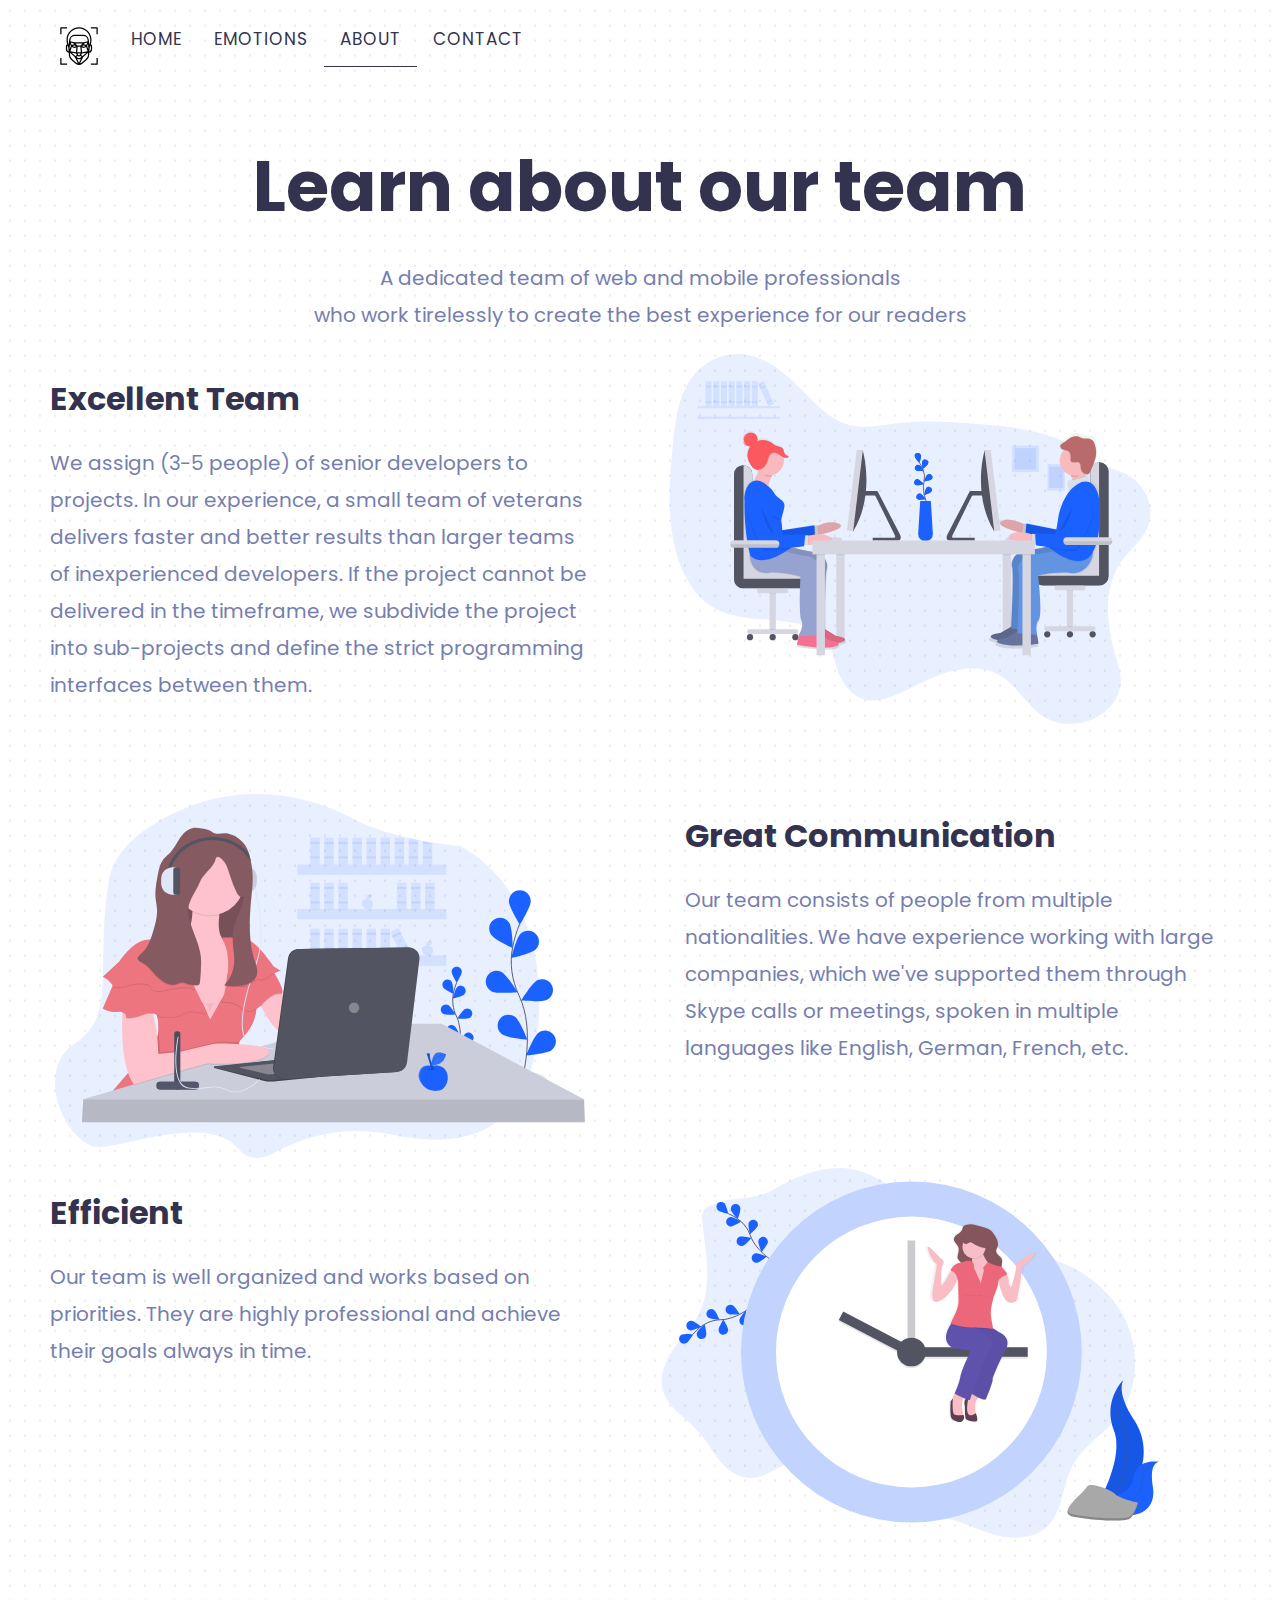
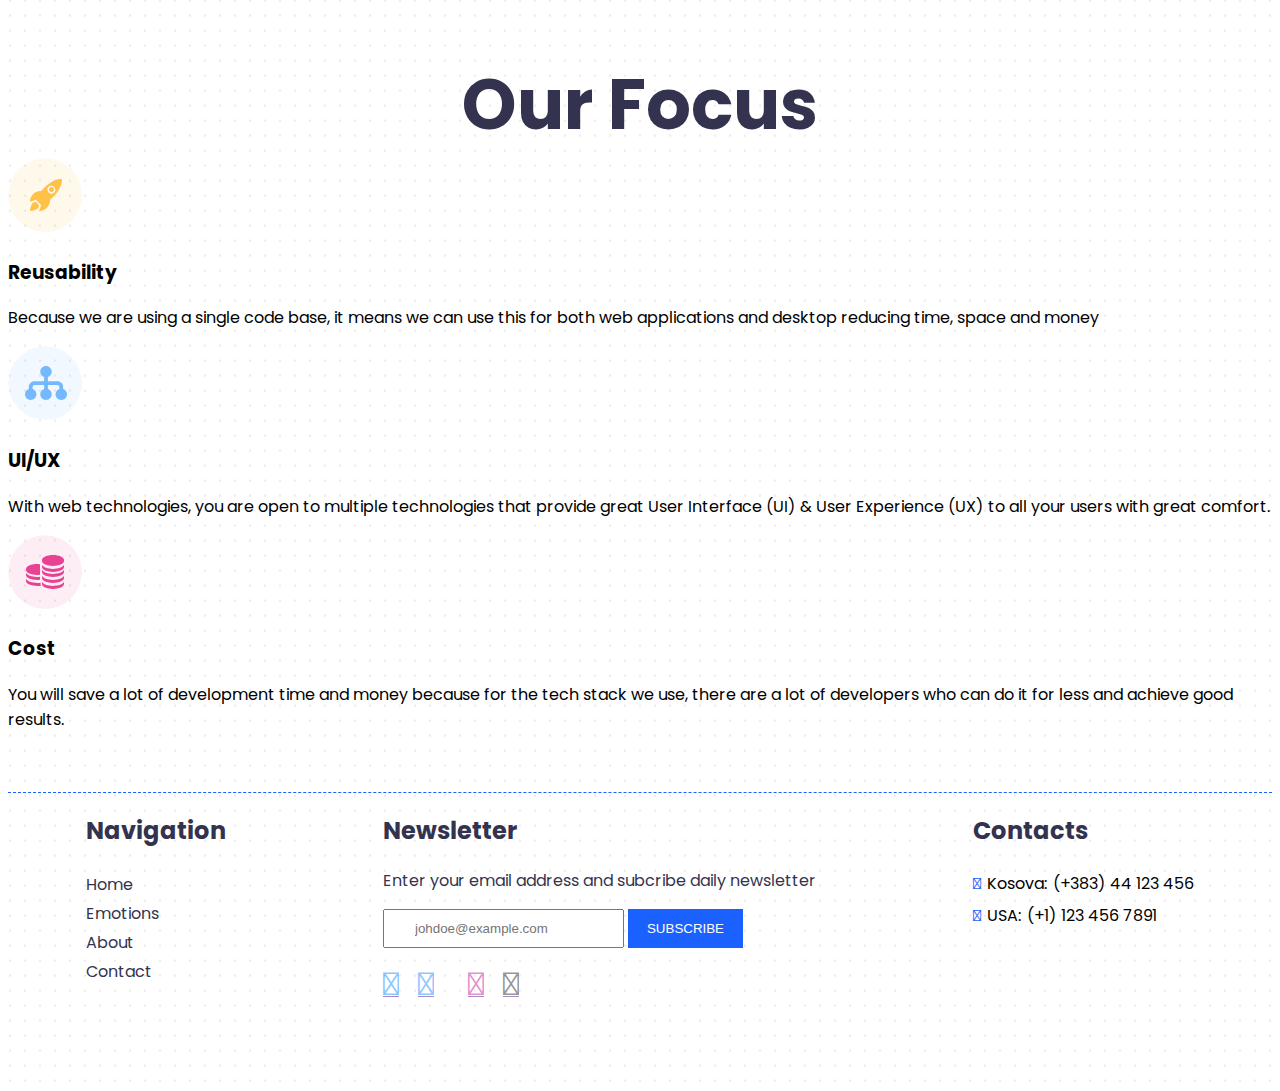
<file: about.html>
<!DOCTYPE html>
<html lang="en">
<head>
    <meta charset="UTF-8">
    <meta name="viewport" content="width=device-width, initial-scale=1.0">
    <link href="https://fonts.googleapis.com/css?family=Montserrat:400,800", rel="stylesheet">
    <link href="https://fonts.googleapis.com/css2?family=Poppins:wght@400;500;600;700&display=swap" rel="stylesheet">
    <link rel="stylesheet" href="https://cdnjs.cloudflare.com/ajax/libs/font-awesome/4.7.0/css/font-awesome.min.css">
    <link rel="stylesheet" href="https://use.fontawesome.com/releases/v5.8.2/css/all.css" integrity="sha384-oS3vJWv+0UjzBfQzYUhtDYW+Pj2yciDJxpsK1OYPAYjqT085Qq/1cq5FLXAZQ7Ay" crossorigin="anonymous">

    <link rel="stylesheet" href="style.css">
    <title>About</title>
    <script defer src="face-api.min.js"></script>
</head>

<body>
    <nav class="topnav" id="myTopnav">
        <a href="index.html"><img src="images/logo.svg" width="40px"></a>
        <a href="index.html">Home</a>
        <a href="emotions.html">Emotions</a>
        <!-- <a href="mission.html">Our mission</a> -->
        <a href="about.html" class="active">About</a>
        <a href="contact.html">Contact</a>

        <a href="javascript:void(0);" class="icon" onclick="myFunction()">
            <i class="fa fa-bars"></i>
        </a>
    </nav>


        <div class="about_slogan">
            <h1>Learn about our team</h1>
            <p class="paragraph_style">A dedicated team of web and mobile professionals <br> who work tirelessly to create the best experience for our readers</p>
        </div>
  
        <div class="grid_by_two">
            <div class="content_style_poppins item1">
               <h1>Excellent Team</h1>
               <p>
                We assign (3-5 people) of senior developers to projects. In our experience, a small team of veterans delivers faster and better results than larger teams of inexperienced developers. If the project cannot be delivered in the timeframe, we subdivide the project into sub-projects and define the strict programming interfaces between them.
               </p>
            </div>
            <div class="item2">
                <img alt="happy people" class="responsive_image" src="images/team2.svg" width="530px" height="370px">
           </div>
  
        </div>
  
        <div class="grid_by_two_reversed">
          <div>
              <img alt="conversation" class="responsive_image" src="images/support.svg" width="530px" height="370px">
         </div>
          <div class="content_style_poppins">
             <h1>Great Communication</h1>
             <p>
                Our team consists of people from multiple nationalities. 
                We have experience working with large companies,
                 which we've supported them through Skype calls or meetings, 
                 spoken in multiple languages like English, German, French, etc.
             </p>
          </div>
      </div>

      <div class="grid_by_two">
        <div class="content_style_poppins item1">
           <h1>Efficient</h1>
           <p>
                Our team is well organized and works based on priorities. They are highly professional and achieve their goals always in time.
           </p>
        </div>
        <div class="item2">
            <img alt="happy people" class="responsive_image" src="images/timezone.svg" width="530px" height="370px">
       </div>

    </div>

    <div class="about_slogan">
        <h1>Our Focus</h1>
    </div>
        
    <div class="table_row">
        <div class="table_shelve">
            <div class="tile quote">
                <div class="box-icon">
                    <img src="images/icon-seo-opt.svg" alt="rocket optimization">
                </div>
                <h3>Reusability</h3>
                <p>Because we are using a single code base, it means we can use this for both web applications and desktop reducing time, space and money<br></p>
            </div>

            <div class="tile quote">
                <div class="box-icon">
                    <img src="images/ux2.svg" alt="ux ui">
                </div>
                <h3>UI/UX</h3>
                <p>With web technologies, you are open to multiple technologies that provide great User Interface (UI) & User Experience (UX) to all your users with great comfort.</p>
            </div>

            <div class="tile quote">
                <div class="box-icon">
                    <img src="images/cost.svg" alt="cost money">
                </div>
                <h3>Cost</h3>
                <p>You will save a lot of development time and money because for the tech stack we use, there are a lot of developers who can do it for less and achieve good results.</p>
            </div>
        </div>
    </div>

      
    


    <footer class="footer">
        <div class="fitem-1">
            <h2>Navigation</h2>
            <div class="footer-nav">
                <ul>
                    <li><a href="index.html">Home</a></li>
                    <li><a href="emotions.html">Emotions</a></li>
                    <!-- <li><a href="mission.html">Our mission</a></li> -->
                    <li><a href="about.html">About</a></li>
                    <li><a href="contact.html">Contact</a></li>
  
                </ul>
            </div>
        </div>

      <div class="fitem-2">
              <h2>Newsletter</h2>
              <div class"newsletter">
                  <p>Enter your email address and subcribe daily newsletter</p>
                  <form method="post">
                      <input class="email-form"type="email" placeholder="johdoe@example.com">
                      <button class="submit-button"type="submit" data-validation="required email">Subscribe</button>
                  </form>
              </div>
  
              <div class="social">
                  <a href=""><i class="fab fcolor fa-facebook fa-2x"></i></a>
                  <a href=""><i class="fab tcolor fa-twitter fa-2x"></i></a>
                  <a href=""><i class="fab licolor fa-linkedin-in fa-2x"></i></a>
                  <a href=""><i class="fab instcolor fa-instagram fa-2x"></i></a>
                  <a href=""><i class="fab mediumcolor fa-medium fa-2x"></i></a>
                  
              </div>
  
          </div>

          <div class="fitem-3">
            <h2>Contacts</h2>
            <div class="our-app">
                <div class="android-app">
                    <i class="fas fa-phone"></i>
                    <p style="text-align: center"><span>Kosova:</span>(+383) 44 123 456</p>
                </div>

                <div class="android-app">
                    <i class="fas fa-phone"></i>
                    <p style="text-align: center"><span>USA:</span>(+1) 123 456 7891</p>
                </div>


            </div>

        </div>


    </footer>  <!--footer ends here-->

</body>
</html>
</file>
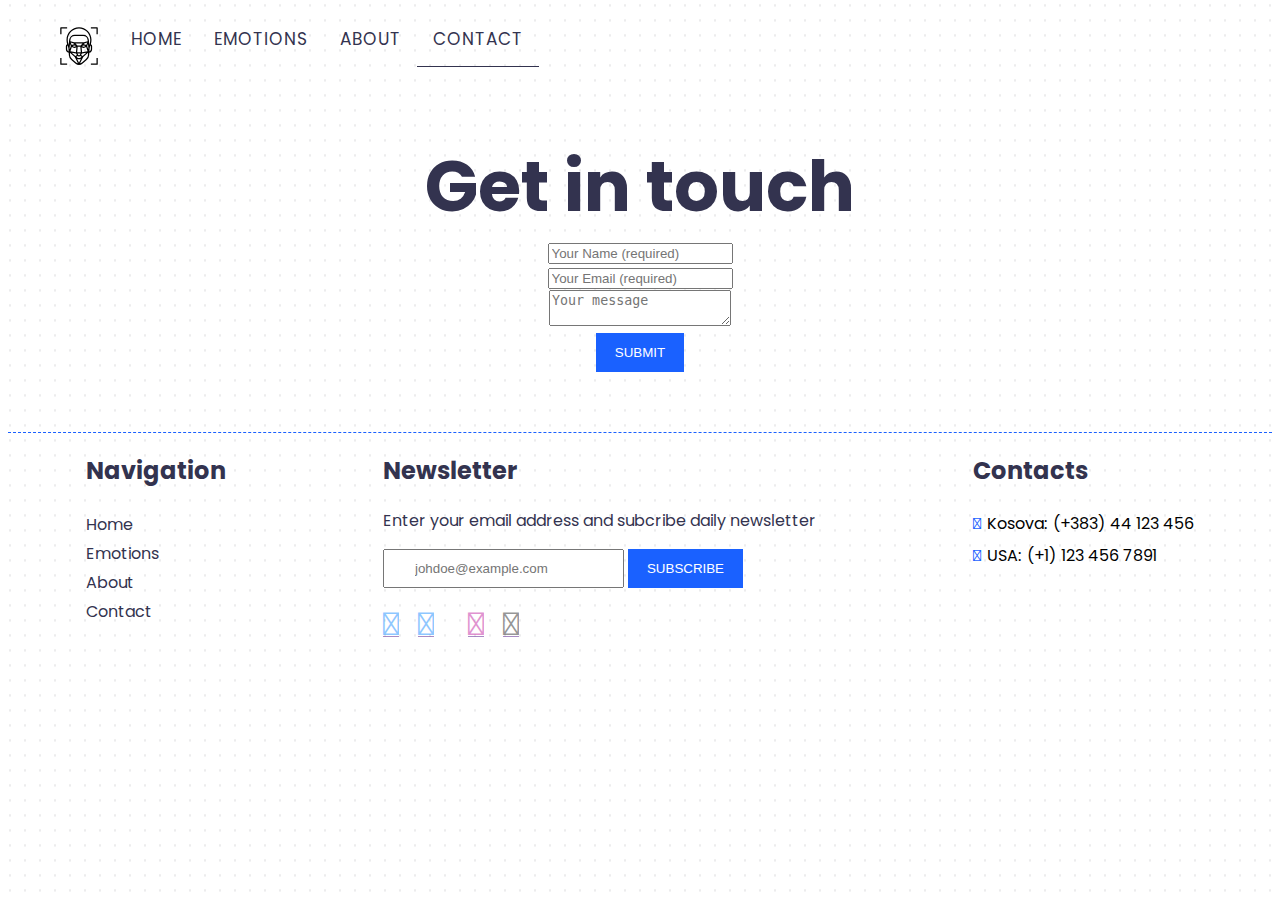
<file: contact.html>
<!DOCTYPE html>
<html lang="en">
<head>
    <meta charset="UTF-8">
    <meta name="viewport" content="width=device-width, initial-scale=1.0">
    <link href="https://fonts.googleapis.com/css?family=Montserrat:400,800", rel="stylesheet">
    <link href="https://fonts.googleapis.com/css2?family=Poppins:wght@400;500;600;700&display=swap" rel="stylesheet">
    <link rel="stylesheet" href="https://cdnjs.cloudflare.com/ajax/libs/font-awesome/4.7.0/css/font-awesome.min.css">
    <link rel="stylesheet" href="https://use.fontawesome.com/releases/v5.8.2/css/all.css" integrity="sha384-oS3vJWv+0UjzBfQzYUhtDYW+Pj2yciDJxpsK1OYPAYjqT085Qq/1cq5FLXAZQ7Ay" crossorigin="anonymous">


    <link rel="stylesheet" href="style.css">
    <title>Emotions</title>
    <script defer src="face-api.min.js"></script>
</head>

<body>
    <nav class="topnav" id="myTopnav">
        <a href="index.html"><img src="images/logo.svg" width="40px" alt="logo"></a>
        <a href="index.html">Home</a>
        <a href="emotions.html">Emotions</a>
        <!-- <a href="mission.html">Our mission</a> -->
        <a href="about.html">About</a>
        <a href="contact.html" class="active">Contact</a>

        <a href="javascript:void(0);" class="icon" onclick="myFunction()">
            <i class="fa fa-bars"></i>
        </a>
    </nav>
      
    <div style ="text-align:center" class="content">
        <div class="about_slogan">
            <h1>Get in touch</h1>
        </div>
        <form role="form"  method="POST">
                <div class="form-group">
                    <input 
                        class="text1"
                        type="text" 
                        placeholder="Your Name (required)"
                        name="name" 
                        data-validation="custom" 
                        data-validation-regexp="^([a-zA-Z]+)$"
                        data-validation-error-msg="You did not enter a valid name"
                    >
                </div>
                <div class="form-group">
                    <input 
                        class="text1"
                        type="email" 
                        placeholder="Your Email (required)"
                        name="email" 
                        data-validation="required email"
                    >
                </div>
                <div class="form-group">
                    <textarea maxlength="150" name="message" class="text2" data-validation="required" placeholder="Your message" ></textarea>
                </div>

                <div class="form-group">
                    <button class="submit-button" type="submit" value="submit">Submit</button>
                </div>

            </form>

</div>

        
   

      
    


    <footer class="footer">
      <div class="fitem-1">
          <h2>Navigation</h2>
          <div class="footer-nav">
              <ul>
                  <li><a href="index.html">Home</a></li>
                  <li><a href="emotions.html">Emotions</a></li>
                  <!-- <li><a href="mission.html">Our mission</a></li> -->
                  <li><a href="about.html">About</a></li>
                  <li><a href="contact.html">Contact</a></li>

              </ul>
          </div>
      </div>

      <div class="fitem-2">
              <h2>Newsletter</h2>
              <div class"newsletter">
                  <p>Enter your email address and subcribe daily newsletter</p>
                  <form method="post">
                      <input class="email-form"type="email" placeholder="johdoe@example.com">
                      <button class="submit-button"type="submit" data-validation="required email">Subscribe</button>
                  </form>
              </div>
  
              <div class="social">
                  <a href=""><i class="fab fcolor fa-facebook fa-2x"></i></a>
                  <a href=""><i class="fab tcolor fa-twitter fa-2x"></i></a>
                  <a href=""><i class="fab licolor fa-linkedin-in fa-2x"></i></a>
                  <a href=""><i class="fab instcolor fa-instagram fa-2x"></i></a>
                  <a href=""><i class="fab mediumcolor fa-medium fa-2x"></i></a>
                  
              </div>
  
          </div>

          <div class="fitem-3">
            <h2>Contacts</h2>
            <div class="our-app">
                <div class="android-app">
                    <i class="fas fa-phone"></i>
                    <p style="text-align: center"><span>Kosova:</span>(+383) 44 123 456</p>
                </div>

                <div class="android-app">
                    <i class="fas fa-phone"></i>
                    <p style="text-align: center"><span>USA:</span>(+1) 123 456 7891</p>
                </div>


            </div>

        </div>


    </footer>  <!--footer ends here-->

</body>
</html>
</file>
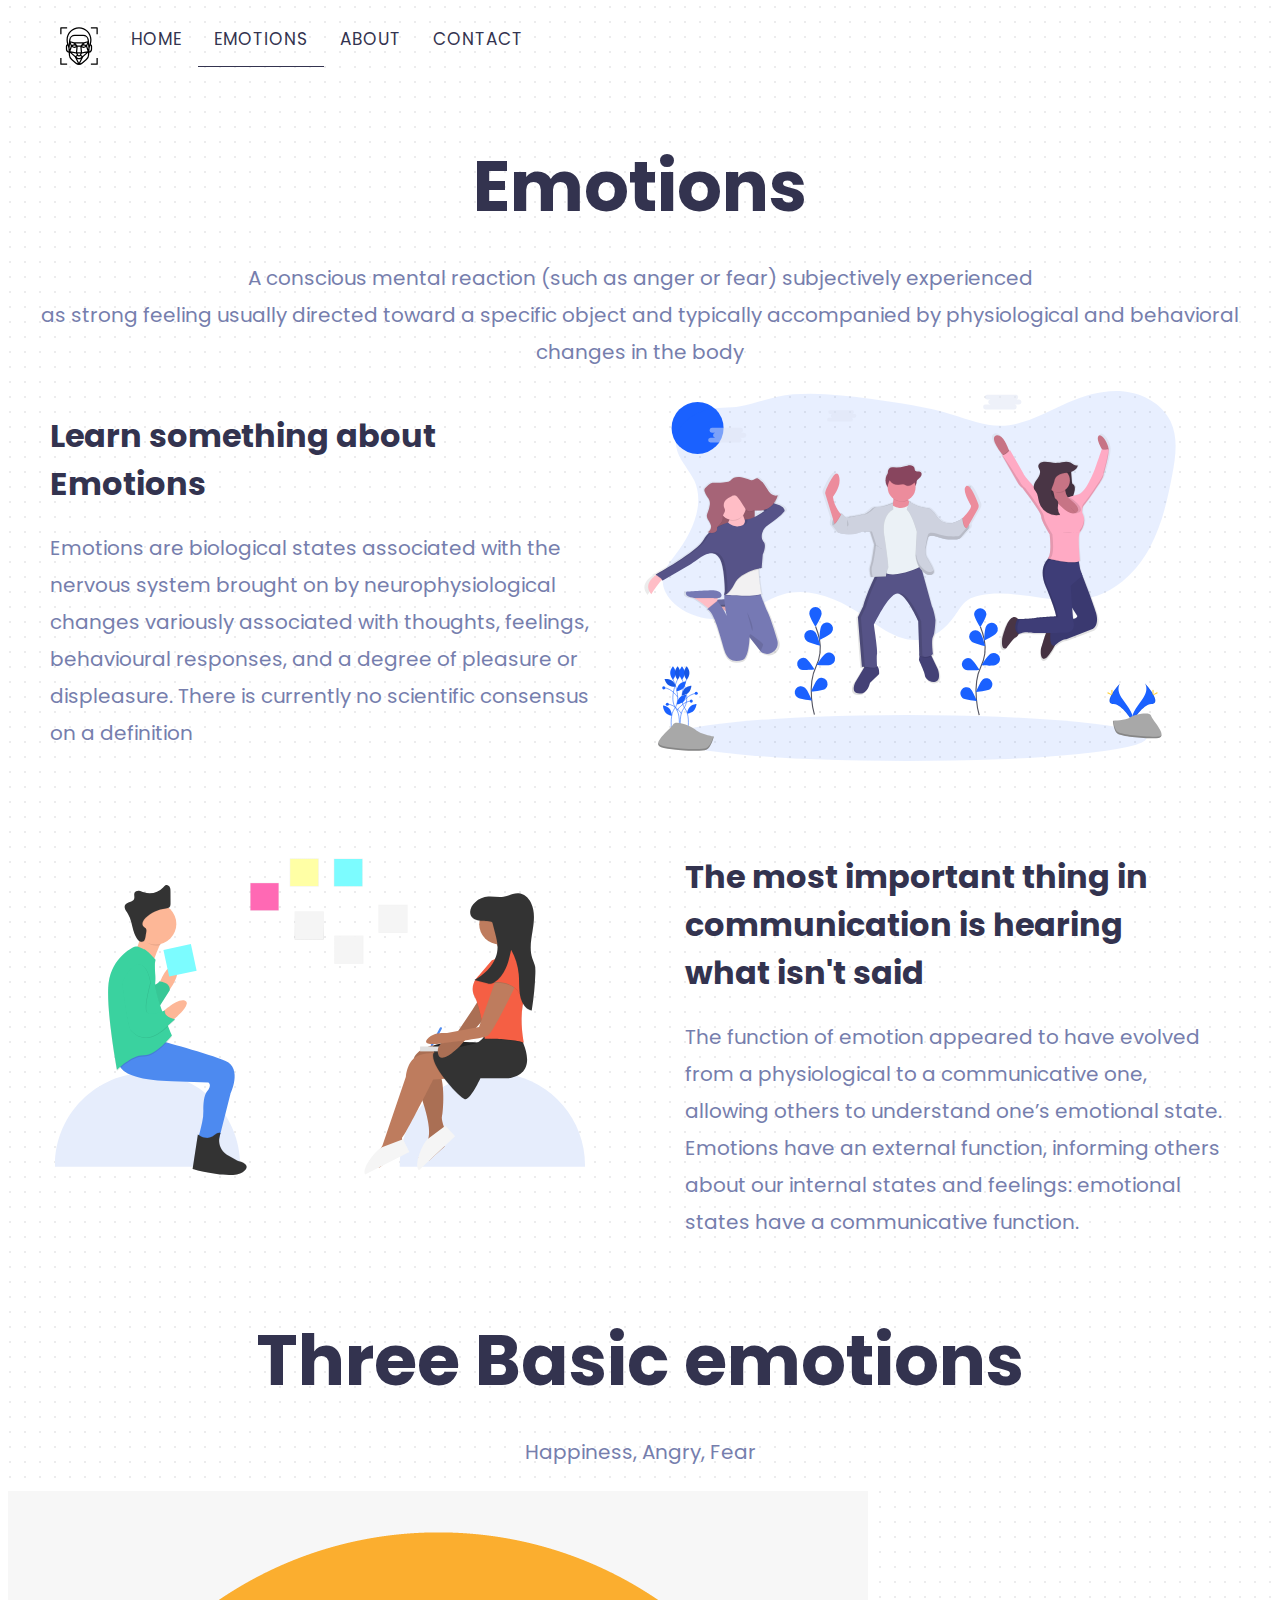
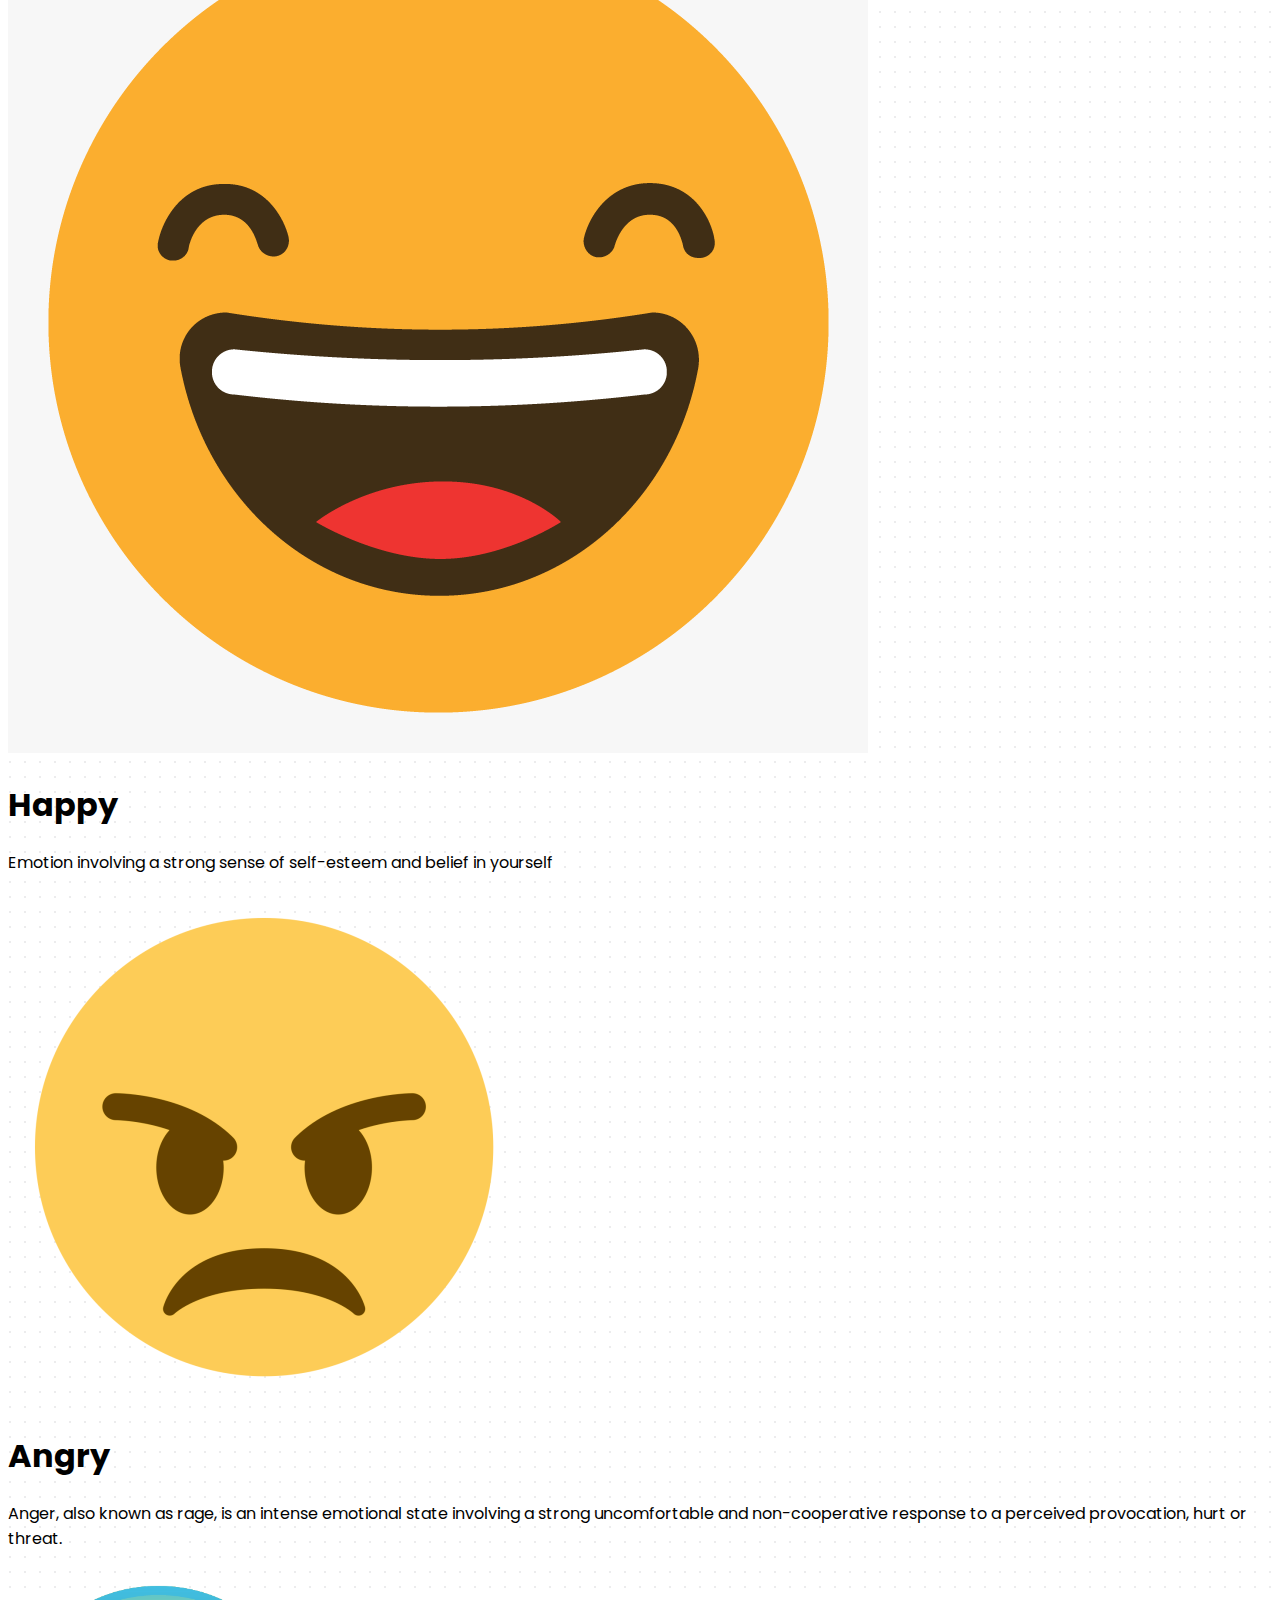
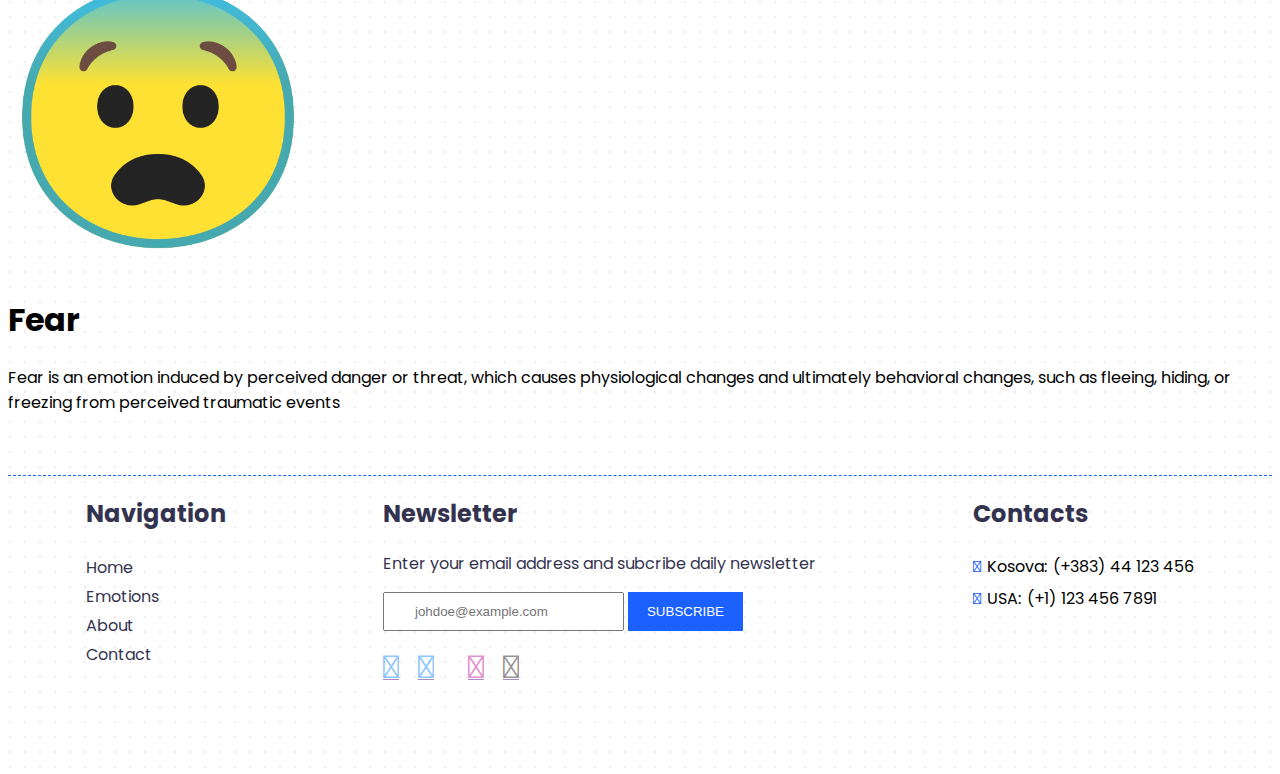
<file: emotions.html>
<!DOCTYPE html>
<html lang="en">
<head>
    <meta charset="UTF-8">
    <meta name="viewport" content="width=device-width, initial-scale=1.0">
    <link href="https://fonts.googleapis.com/css?family=Montserrat:400,800", rel="stylesheet">
    <link href="https://fonts.googleapis.com/css2?family=Poppins:wght@400;500;600;700&display=swap" rel="stylesheet">
    <link rel="stylesheet" href="https://cdnjs.cloudflare.com/ajax/libs/font-awesome/4.7.0/css/font-awesome.min.css">
    <link rel="stylesheet" href="https://use.fontawesome.com/releases/v5.8.2/css/all.css" integrity="sha384-oS3vJWv+0UjzBfQzYUhtDYW+Pj2yciDJxpsK1OYPAYjqT085Qq/1cq5FLXAZQ7Ay" crossorigin="anonymous">


    <link rel="stylesheet" href="style.css">
    <title>Emotions</title>
    <script defer src="face-api.min.js"></script>
</head>

<body>
    <nav class="topnav" id="myTopnav">
        <a href="index.html"><img src="images/logo.svg" width="40px" alt="logo"></a>
        <a href="index.html">Home</a>
        <a href="emotions.html" class="active">Emotions</a>
        <!-- <a href="mission.html">Our mission</a> -->
        <a href="about.html">About</a>
        <a href="contact.html">Contact</a>

        <a href="javascript:void(0);" class="icon" onclick="myFunction()">
            <i class="fa fa-bars"></i>
        </a>
    </nav>

    <div class="about_slogan">
        <h1>Emotions</h1>
        <p class="paragraph_style">A conscious mental reaction (such as anger or fear) subjectively 
            experienced <br> as strong feeling usually directed toward a specific object and
             typically accompanied by physiological and behavioral changes in the body</p>
    </div>
      
      <div class="grid_by_two">
          <div class="content_style_poppins item1">
             <h1>Learn something about<br> Emotions</h1>
             <p>
                Emotions are biological states associated with the nervous system 
                brought on by neurophysiological changes variously associated with thoughts, 
                feelings, behavioural responses, and a degree of pleasure or displeasure. 
                There is currently no scientific consensus on a definition
             </p>
          </div>
          <div class="item2">
              <img alt="happy people" class="responsive_image" src="images/happy.svg" width="530px" height="370px">
         </div>

      </div>

      <div class="grid_by_two_reversed">
        <div>
            <img alt="conversation" class="responsive_image" src="images/communication.svg" width="530px" height="370px">
       </div>
        <div class="content_style_poppins">
           <h1>The most important thing in communication is hearing what isn't said</h1>
           <p>
              The function of emotion appeared to have evolved from a physiological to a communicative one, allowing others to understand one’s emotional state.
              Emotions have an external function, informing others about our internal states and feelings: emotional states have a communicative function.
           </p>
        </div>
    </div>

    <div class="about_slogan">
        <h1>Three Basic emotions</h1>
        <p class="paragraph_style">Happiness, Angry, Fear</p>
    </div>

    <div class="table_row">
        <div class="table_shelve">
            <div class="tile2 quote">
                <div class="flip-card">
                    <div class="flip-card-inner">
                      <div class="flip-card-front">
                         <img src="images/happy.png" alt="smiley"> 
                      </div>
                      <div class="flip-card-back happy quote">
                        <h1>Happy</h1>
                        <p>Emotion involving a strong sense of self-esteem and belief in yourself</p>
                      </div>
                    </div>
                  </div>
            </div>

            <div class="tile2 quote">
                <div class="flip-card">
                    <div class="flip-card-inner">
                      <div class="flip-card-front">
                         <img src="images/angry.png" alt="angry"> 
                      </div>
                      <div class="flip-card-back angry quote">
                        <h1>Angry</h1>
                        <p>Anger, also known as rage, is an intense emotional state involving
                             a strong uncomfortable and non-cooperative
                              response to a perceived provocation, hurt or threat.</p>
                        
                      </div>
                    </div>
                  </div>
            </div>

            <div class="tile2 quote">
                <div class="flip-card">
                    <div class="flip-card-inner">
                      <div class="flip-card-front">
                         <img src="images/fear.png" width="300px" alt="fear"> 
                      </div>
                      <div class="flip-card-back fear quote">
                        <h1>Fear</h1>
                        <p>Fear is an emotion induced by perceived danger or threat,
                             which causes physiological changes and ultimately behavioral changes,
                              such as fleeing, hiding, or freezing from perceived traumatic events</p>
                        
                      </div>
                    </div>
                  </div>
            </div>
        </div>
    </div>
        
   

      
    


    <footer class="footer">
      <div class="fitem-1">
          <h2>Navigation</h2>
          <div class="footer-nav">
              <ul>
                  <li><a href="index.html">Home</a></li>
                  <li><a href="emotions.html">Emotions</a></li>
                  <!-- <li><a href="mission.html">Our mission</a></li> -->
                  <li><a href="about.html">About</a></li>
                  <li><a href="contact.html">Contact</a></li>

              </ul>
          </div>
      </div>

      <div class="fitem-2">
              <h2>Newsletter</h2>
              <div class"newsletter">
                  <p>Enter your email address and subcribe daily newsletter</p>
                  <form method="post">
                      <input class="email-form"type="email" placeholder="johdoe@example.com">
                      <button class="submit-button"type="submit" data-validation="required email">Subscribe</button>
                  </form>
              </div>
  
              <div class="social">
                  <a href=""><i class="fab fcolor fa-facebook fa-2x"></i></a>
                  <a href=""><i class="fab tcolor fa-twitter fa-2x"></i></a>
                  <a href=""><i class="fab licolor fa-linkedin-in fa-2x"></i></a>
                  <a href=""><i class="fab instcolor fa-instagram fa-2x"></i></a>
                  <a href=""><i class="fab mediumcolor fa-medium fa-2x"></i></a>
                  
              </div>
  
          </div>

          <div class="fitem-3">
            <h2>Contacts</h2>
            <div class="our-app">
                <div class="android-app">
                    <i class="fas fa-phone"></i>
                    <p style="text-align: center"><span>Kosova:</span>(+383) 44 123 456</p>
                </div>

                <div class="android-app">
                    <i class="fas fa-phone"></i>
                    <p style="text-align: center"><span>USA:</span>(+1) 123 456 7891</p>
                </div>


            </div>

        </div>


    </footer>  <!--footer ends here-->

</body>
</html>
</file>
<file: style.css>
body {

    font-family: Poppins, Helvetica, sans-serif;
    overflow-x:hidden;
    background-size: 15px!important;
    background: url([data-uri]) repeat 50%;
}

svg  {
  max-width: 100%;
  height: auto;
}
  
  .topnav {
    margin-top:12px;
    margin-left:35px;
    overflow: hidden;

  }
  
  .topnav a {
    float: left;
    display: block;
    color: #33334f;
    text-align: center;
    padding: 14px 16px;
    text-decoration: none;
    font-size: 17px;
    font-family: 'Poppins', sans-serif;
    letter-spacing: 1px;
    font-weight: 400;
    text-transform: uppercase;
    transition: all .25s ease-out;
  }
  
  .topnav a:hover { 
    opacity: .6;
  }
  
  .topnav a.active {
    border-bottom: 1px solid #33334f;
  }
  
  .topnav .icon {
    display: none;
  }
  
  @media screen and (max-width: 600px) {
    .topnav a:not(:first-child) {display: none;}
    .topnav a.icon {
      float: right;
      display: block;
    }
    .grid_by_two{
      padding-left: 160px;
    }
    .grid_by_two div p{
      width: 494px;
    }

    .grid_by_two_reversed div p{
      width: 480px;
    }

    .grid_by_two_reversed div h1{
      width: 90%;
    }
    .grid_by_two_reversed{
      padding-left: 120px;
    }


    .grid_by_two .item2 .responsive_image{
      width:408px;
    }

    .grid_by_two_reversed div .responsive_image{
      width:408px;
    }
  }
  
  @media screen and (max-width: 600px) {
    .topnav.responsive {position: relative;}
    .topnav.responsive .icon {
      position: absolute;
      right: 0;
      top: 0;
    }
    .topnav.responsive a {
      float: none;
      display: block;
      text-align: left;
    }
  }

.video-panel {
    display: flex;
    flex-direction: column;
    margin-top: 40px;
    padding: 0;
    justify-content: center;
    align-items: center;
    width: 720px;
    height:560px;
}

canvas {
    position: absolute;
}

.button-panel {
  display: flex;
  flex-direction: column;
  margin-top: 20px;
  padding: 0;
  justify-content: center;
  align-items: center;
  width: 100vw;
}

.content_style_poppins {
  font-family: 'Poppins', sans-serif;
  color: #33334f;
}

.content_style_poppins p {
  font-family: Poppins,sans-serif;
  font-size: 20px;
  color: #767ead;
  line-height: 37px;
  font-weight: 400; 
}

.paragraph_style{
  font-family: Poppins,sans-serif;
  font-size: 20px;
  color: #767ead;
  line-height: 37px;
  font-weight: 400; 
}

.grid_by_two{
  display: flex;  
  flex-flow: row wrap;
  justify-content: center;
  margin-bottom: 60px;
}

.grid_by_two :first-child{
  width: 540px;
  margin-right:50px;
}

.grid_by_two_reversed{
  display: flex;  
  flex-flow: row wrap;
  justify-content: center;
}

.grid_by_two_reversed .content_style_poppins{
  width: 540px;
}

.grid_by_two_reversed :first-child{
  margin-right: 50px;
}


.about_slogan{
  display: flex;
    flex-flow: column wrap;
    align-items: center;
}

.about_slogan h1 {
  color:#33334f;
  font-size:70px;
  margin-bottom: 0px;
}

.about_slogan p {
  text-align:center;
}
.video_photo{
  display: flex;
  flex-flow:row wrap;
  justify-content: center;
}

/*Buttons*/
.button{
  transition: all .25s ease-out;
  border-radius: 4px;
  padding: 17px;
  min-width: 125px;
  display: inline-block;
  text-align: center;
  box-sizing: border-box;
  font-family: 'Poppins', sans-serif;
  cursor: pointer;
  margin: 0;
  background: #1a61ff;
  color: #fff;
  text-transform: uppercase;
}

.button:hover{
  transform: translate3d(0,-2px,0);
}

/*Footer styles*************************************************************/

.footer{
  display: flex;
  flex-wrap:wrap;
  justify-content: space-around;
  height: 290px;
  width: 100%;
  margin-top: 60px;
  font-family: 'Poppins', sans-serif;
  border-top: 1px dashed #1a61ff;
}


.fitem-1 h2,.fitem-2 h2,.fitem-3 h2{
  color:#33334f;
}

.fitem-1 ul li {padding-top:4px}

.fitem-1 ul {list-style-type: none;padding:0px}
.fitem-1 ul li a {color: #33334f;text-decoration: none;}
.fitem-1 ul li a:hover {color: #33334fd6;text-decoration: none;}
.fitem-2 p {color:#33334f;}
.our-app {
  display: flex;
  flex-direction: column;
  line-height: 0px;
}

.android-app i{
  color:#1a61ff
}
.email-form{
  padding: 10px 30px;

}

.submit-button{
  border: 1px solid #1a61ff;
  padding: 11px 18px;
  background-color: #1a61ff;
  color: white;
  cursor: pointer;
  text-transform: uppercase;
}

.submit-button:hover{
  border:1px solid #1a61ff;
  background-color:white;
  color:#1a61ff;
}

/* social icons colors*/
.fcolor {
  color:dodgerblue;
}

.tcolor {
  color:dodgerblue;
}

.licolor {
  color:#0077B5
}

.instcolor{
  color:rgb(195, 42, 163);
}

.mediumcolor{
  color:rgba(0,0,0,.84);
}
.social{
  padding-top:12px;
  
}

.social i{
  padding-right:15px;
  
}

.social a{
  opacity: 0.5;
  filter: alpha(opacity=50);
}

.social a:hover{
  opacity: 1.0;
}

.android-app{
  display: flex;
  align-items: center;
}

.android-app :first-child{
  margin-right: 6px;
}



/*Footer styles ends here*********************************************************/


/* The Modal (background) */
.modal {
  display: none;/* Hidden by default */
  position: fixed; /* Stay in place */
  z-index: 1; /* Sit on top */
  padding-top: 100px; /* Location of the box */
  left: 0;
  top: 0;
  width: 100%; /* Full width */
  height: 100%; /* Full height */
  background-color: rgb(0,0,0); /* Fallback color */
  background-color: rgba(0,0,0,0.9); /* Black w/ opacity */
}

/* Modal Content (Image) */
.modal-content {
  width: 720px;
  max-width: 560px;
}
</file>
